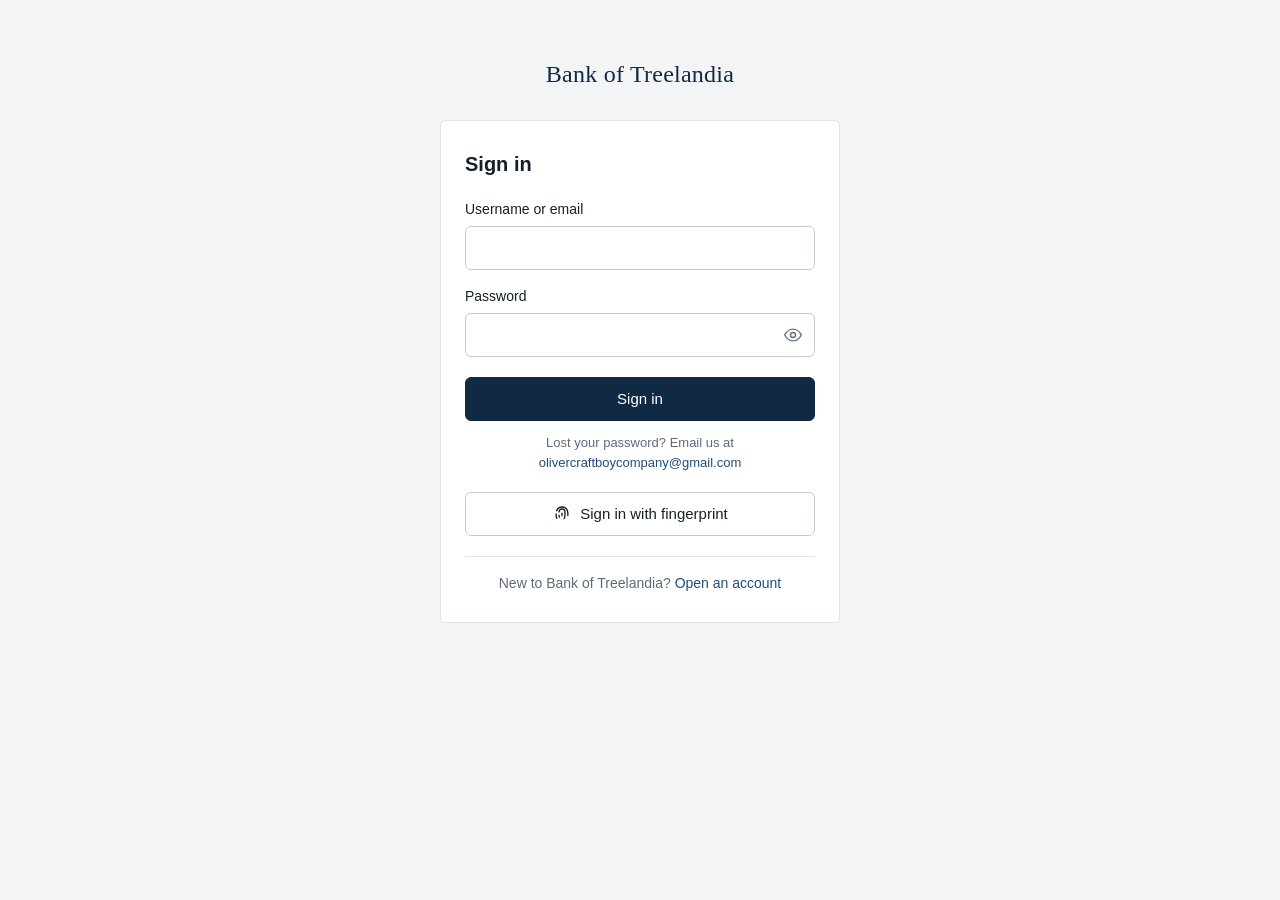
<file: index.html>
<!doctype html>
<html lang="en">
<head>
<meta charset="utf-8">
<meta name="viewport" content="width=device-width, initial-scale=1">
<meta name="theme-color" content="#102a43">
<meta http-equiv="Content-Security-Policy" content="default-src 'self'; connect-src https://bankoftreelandia.sites.tab.bot; img-src 'self' data:; style-src 'self'; script-src 'self'; base-uri 'none'; form-action 'none'">
<meta name="referrer" content="same-origin">
<title>Bank of Treelandia</title>
<link rel="manifest" href="manifest.webmanifest">
<link rel="icon" type="image/png" sizes="48x48" href="icons/icon-48.png">
<link rel="icon" type="image/png" sizes="192x192" href="icons/icon-192.png">
<link rel="apple-touch-icon" href="icons/apple-touch-icon.png">
<link rel="stylesheet" href="app.css?v=4">
<script src="app.js?v=4" defer></script>
</head>
<body class="public">
<div id="app"></div>
</body>
</html>
</file>
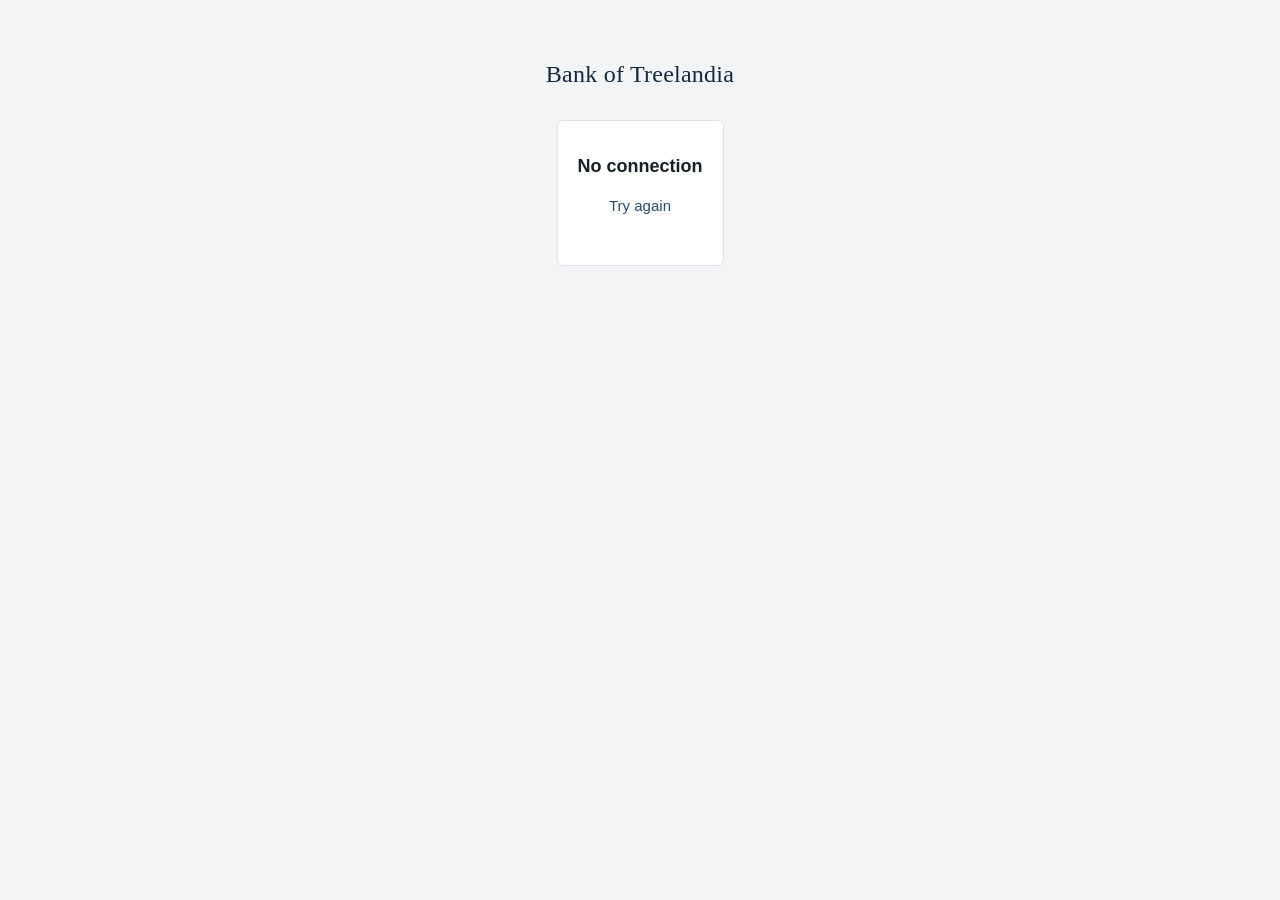
<file: offline.html>
<!doctype html>
<html lang="en">
<head>
<meta charset="utf-8">
<meta name="viewport" content="width=device-width, initial-scale=1">
<meta name="theme-color" content="#102a43">
<title>Offline - Bank of Treelandia</title>
<link rel="icon" type="image/png" sizes="192x192" href="icons/icon-192.png">
<link rel="stylesheet" href="app.css">
</head>
<body class="public">
<main class="public-main">
  <span class="wordmark wordmark-dark">Bank of Treelandia</span>
  <section class="panel empty-state"><h1>No connection</h1><p><a href="./">Try again</a></p></section>
</main>
</body>
</html>
</file>
<file: app.css>
:root {
  --navy: #102a43;
  --navy-dark: #0b1f33;
  --accent: #1f4e79;
  --ink: #17202a;
  --muted: #5f6b7a;
  --line: #dfe3e8;
  --line-strong: #c5ccd5;
  --bg: #f3f4f6;
  --surface: #ffffff;
  --green: #17663a;
  --red: #a4262c;
  --amber: #8a5a00;
  --radius: 6px;
  --font: -apple-system, BlinkMacSystemFont, "Segoe UI", Roboto, "Helvetica Neue", Arial, sans-serif;
  --mono: ui-monospace, SFMono-Regular, Menlo, Consolas, monospace;
}

*,
*::before,
*::after {
  box-sizing: border-box;
}

html {
  -webkit-text-size-adjust: 100%;
}

body {
  margin: 0;
  font: 15px/1.5 var(--font);
  color: var(--ink);
  background: var(--bg);
}

a {
  color: var(--accent);
  text-decoration: none;
}

a:hover {
  text-decoration: underline;
}

h1,
h2 {
  margin: 0;
  font-weight: 600;
}

.visually-hidden {
  position: absolute;
  width: 1px;
  height: 1px;
  overflow: hidden;
  clip: rect(0 0 0 0);
  white-space: nowrap;
}

.icon {
  flex: none;
}

.mono {
  font-family: var(--mono);
  font-size: 0.92em;
}

.muted {
  color: var(--muted);
}

.wrap {
  width: 100%;
  max-width: 760px;
  margin: 0 auto;
  padding: 0 16px;
}

.wrap-wide {
  max-width: 1180px;
}

/* Header */

.topbar {
  background: var(--navy);
  color: #fff;
}

.topbar-inner {
  display: flex;
  align-items: center;
  gap: 24px;
  height: 56px;
}

.wordmark {
  font-family: Georgia, "Times New Roman", serif;
  font-size: 19px;
  letter-spacing: 0.01em;
  color: #fff;
  white-space: nowrap;
}

.wordmark:hover {
  text-decoration: none;
}

.wordmark-dark {
  color: var(--navy);
}

.topnav {
  display: flex;
  gap: 4px;
  margin-left: auto;
}

.topnav-link {
  display: flex;
  align-items: center;
  gap: 6px;
  padding: 7px 10px;
  border-radius: var(--radius);
  color: #c9d6e3;
  font-size: 14px;
}

.topnav-link .icon {
  width: 17px;
  height: 17px;
}

.topnav-link:hover,
.topnav-link.is-active {
  color: #fff;
  background: rgba(255, 255, 255, 0.08);
  text-decoration: none;
}

.topbar-settings {
  display: none;
  margin-left: auto;
  padding: 8px;
  color: #c9d6e3;
}

.topbar-settings.is-active {
  color: #fff;
}

.badge {
  min-width: 18px;
  height: 18px;
  padding: 0 5px;
  border-radius: 9px;
  background: #fff;
  color: var(--navy);
  font-size: 11px;
  font-weight: 600;
  line-height: 18px;
  text-align: center;
}

.main {
  padding-top: 24px;
  padding-bottom: 48px;
}

.page-title {
  margin-bottom: 16px;
  font-size: 22px;
}

.back {
  display: inline-block;
  margin-bottom: 12px;
  font-size: 14px;
}

.back::before {
  content: "\2039";
  margin-right: 6px;
}

/* Panels and lists */

.panel {
  margin-bottom: 16px;
  background: var(--surface);
  border: 1px solid var(--line);
  border-radius: var(--radius);
}

.panel-form {
  padding: 20px;
}

.panel-form .panel-head {
  margin: -4px 0 16px;
  padding: 0;
  border: 0;
}

.panel-head {
  display: flex;
  align-items: baseline;
  justify-content: space-between;
  gap: 12px;
  padding: 14px 16px;
  border-bottom: 1px solid var(--line);
}

.panel-head h2 {
  font-size: 15px;
}

.panel-head a {
  font-size: 14px;
}

.panel > .search {
  padding: 16px;
}

.list {
  margin: 0;
  padding: 0;
  list-style: none;
}

.list > li + li {
  border-top: 1px solid var(--line);
}

.row {
  display: flex;
  align-items: center;
  justify-content: space-between;
  gap: 12px;
  padding: 12px 16px;
  color: inherit;
}

a.row:hover {
  background: #f8f9fa;
  text-decoration: none;
}

.row-main,
.row-end {
  display: flex;
  flex-direction: column;
  min-width: 0;
}

.row-end {
  align-items: flex-end;
  flex: none;
  text-align: right;
}

.row-title {
  font-weight: 500;
  overflow: hidden;
  text-overflow: ellipsis;
  white-space: nowrap;
}

.row-sub {
  color: var(--muted);
  font-size: 13px;
  overflow: hidden;
  text-overflow: ellipsis;
  white-space: nowrap;
}

.row-chevron {
  color: var(--line-strong);
  display: flex;
}

.row-actions {
  display: flex;
  gap: 6px;
  margin-top: 6px;
}

.amount {
  font-weight: 600;
  font-variant-numeric: tabular-nums;
}

.amount-in {
  color: var(--green);
}

.empty {
  margin: 0;
  padding: 20px 16px;
  color: var(--muted);
}

.empty-state {
  padding: 32px 20px;
  text-align: center;
}

.empty-state h1 {
  font-size: 18px;
  margin-bottom: 8px;
}

.pager {
  display: flex;
  justify-content: space-between;
  padding: 12px 16px;
  border-top: 1px solid var(--line);
  font-size: 14px;
}

/* Balance */

.balance-card {
  display: flex;
  flex-direction: column;
  margin-bottom: 16px;
  padding: 22px 20px 20px;
  border-radius: var(--radius);
  background: var(--navy);
  color: #fff;
}

.balance-label {
  font-size: 13px;
  color: #9fb3c8;
}

.balance-amount {
  margin-top: 2px;
  font-size: 34px;
  font-weight: 600;
  letter-spacing: -0.01em;
  font-variant-numeric: tabular-nums;
}

.balance-owner {
  font-size: 14px;
  color: #c9d6e3;
}

.balance-actions {
  display: grid;
  grid-template-columns: 1fr 1fr;
  gap: 10px;
  margin-top: 20px;
}

/* Details */

.details {
  margin: 0;
  padding: 4px 16px;
}

.details > div {
  display: flex;
  justify-content: space-between;
  gap: 16px;
  padding: 10px 0;
}

.details > div + div {
  border-top: 1px solid var(--line);
}

.details dt {
  color: var(--muted);
}

.details dd {
  margin: 0;
  text-align: right;
  overflow-wrap: anywhere;
}

.details-review {
  padding: 0;
  margin-bottom: 20px;
}

.strong {
  font-weight: 600;
}

.receipt {
  display: flex;
  flex-direction: column;
  align-items: center;
  padding-top: 24px;
}

.receipt-label {
  color: var(--muted);
  font-size: 14px;
}

.receipt-amount {
  margin: 2px 0 6px;
  font-size: 30px;
  font-weight: 600;
  font-variant-numeric: tabular-nums;
}

.receipt .details {
  align-self: stretch;
  margin-top: 12px;
  border-top: 1px solid var(--line);
}

.profile {
  display: flex;
  flex-direction: column;
  align-items: center;
  padding: 28px 20px;
  text-align: center;
}

.profile h1 {
  margin-top: 12px;
  font-size: 20px;
}

.profile p {
  margin: 2px 0 0;
}

.avatar {
  display: grid;
  place-items: center;
  width: 56px;
  height: 56px;
  border-radius: 50%;
  background: #e6ebf1;
  color: var(--navy);
  font-size: 22px;
  font-weight: 600;
}

.profile-actions {
  display: grid;
  grid-template-columns: 1fr 1fr;
  gap: 10px;
  width: 100%;
  max-width: 320px;
  margin-top: 20px;
}

/* Status */

.status {
  display: inline-block;
  padding: 1px 8px;
  border-radius: 10px;
  font-size: 12px;
  font-weight: 500;
  vertical-align: middle;
  background: #eef1f4;
  color: var(--muted);
}

.status-active,
.status-paid {
  background: #e6f2ea;
  color: var(--green);
}

.status-frozen,
.status-pending {
  background: #fbf1dc;
  color: var(--amber);
}

.status-banned,
.status-declined {
  background: #f8e5e6;
  color: var(--red);
}

/* Forms */

.field {
  margin-bottom: 16px;
}

.field label {
  display: block;
  margin-bottom: 6px;
  font-size: 14px;
  font-weight: 500;
}

input[type="text"],
input[type="email"],
input[type="password"],
input[type="search"],
select {
  width: 100%;
  height: 44px;
  padding: 0 12px;
  border: 1px solid var(--line-strong);
  border-radius: var(--radius);
  background: #fff;
  color: var(--ink);
  font: inherit;
  font-size: 16px;
}

input:focus,
select:focus {
  outline: 2px solid var(--accent);
  outline-offset: -1px;
  border-color: var(--accent);
}

.has-error input {
  border-color: var(--red);
}

.field-error {
  margin: 6px 0 0;
  color: var(--red);
  font-size: 13px;
}

.input-prefix {
  display: flex;
  align-items: center;
  border: 1px solid var(--line-strong);
  border-radius: var(--radius);
  background: #fff;
}

.input-prefix span {
  padding-left: 12px;
  color: var(--muted);
}

.input-prefix input {
  border: 0;
  padding-left: 6px;
}

.input-prefix:focus-within {
  outline: 2px solid var(--accent);
  outline-offset: -1px;
  border-color: var(--accent);
}

.input-prefix input:focus {
  outline: none;
}

.has-error .input-prefix {
  border-color: var(--red);
}

.search {
  display: flex;
  gap: 8px;
  margin-bottom: 16px;
}

.search > input,
.search > .input-prefix {
  flex: 1;
  min-width: 0;
}

.panel > .search {
  margin: 0;
}

.filters select {
  width: auto;
}

.segmented {
  display: inline-flex;
  margin: 0 0 16px;
  padding: 0;
  border: 1px solid var(--line-strong);
  border-radius: var(--radius);
  overflow: hidden;
}

.segmented label {
  position: relative;
}

.segmented input {
  position: absolute;
  opacity: 0;
}

.segmented span {
  display: block;
  padding: 8px 18px;
  font-size: 14px;
  cursor: pointer;
}

.segmented label + label span {
  border-left: 1px solid var(--line-strong);
}

.segmented input:checked + span {
  background: var(--navy);
  color: #fff;
}

.segmented input:focus-visible + span {
  outline: 2px solid var(--accent);
  outline-offset: -2px;
}

/* Buttons */

.button {
  display: inline-flex;
  align-items: center;
  justify-content: center;
  gap: 8px;
  height: 44px;
  padding: 0 18px;
  border: 1px solid var(--line-strong);
  border-radius: var(--radius);
  background: #fff;
  color: var(--ink);
  font: inherit;
  font-weight: 500;
  cursor: pointer;
  white-space: nowrap;
}

.button:hover {
  background: #f6f7f9;
  text-decoration: none;
}

.button:focus-visible {
  outline: 2px solid var(--accent);
  outline-offset: 2px;
}

.button-primary {
  border-color: var(--navy);
  background: var(--navy);
  color: #fff;
}

.button-primary:hover {
  background: var(--navy-dark);
}

.button-danger {
  border-color: var(--red);
  color: var(--red);
}

.button-danger:hover {
  background: #fbeeee;
}

.button-light {
  border-color: #fff;
  background: #fff;
  color: var(--navy);
}

.button-light:hover {
  background: #e9eef3;
}

.button-outline-light {
  border-color: rgba(255, 255, 255, 0.45);
  background: transparent;
  color: #fff;
}

.button-outline-light:hover {
  background: rgba(255, 255, 255, 0.08);
}

.button-block {
  width: 100%;
}

.button-block + .button-block,
form + .button-block,
form + form .button-block {
  margin-top: 10px;
}

.button-small {
  height: 32px;
  padding: 0 12px;
  font-size: 13px;
}

.button-row {
  display: flex;
  flex-wrap: wrap;
  gap: 8px;
}

.link-button {
  padding: 0;
  border: 0;
  background: none;
  color: inherit;
  font: inherit;
  cursor: pointer;
}

.signout {
  margin-top: 8px;
}

/* Alerts */

.alert {
  margin-bottom: 16px;
  padding: 12px 14px;
  border: 1px solid;
  border-radius: var(--radius);
  font-size: 14px;
}

.alert-error {
  border-color: #efc7c9;
  background: #fcf1f1;
  color: var(--red);
}

.alert-success {
  border-color: #c4dfcd;
  background: #eff7f2;
  color: var(--green);
}

/* Public pages */

.public-main {
  display: flex;
  flex-direction: column;
  align-items: center;
  min-height: 100vh;
  padding: 56px 16px 40px;
}

.public-main .wordmark {
  font-size: 24px;
  margin-bottom: 28px;
}

.auth-card {
  width: 100%;
  max-width: 400px;
  padding: 28px 24px;
  background: var(--surface);
  border: 1px solid var(--line);
  border-radius: var(--radius);
}

.auth-card h1 {
  margin-bottom: 20px;
  font-size: 20px;
}

.auth-card .button {
  margin-top: 4px;
}

.auth-help {
  margin: 12px 0 16px;
  color: var(--muted);
  font-size: 13px;
  text-align: center;
  overflow-wrap: anywhere;
}

.auth-switch {
  margin: 20px 0 0;
  padding-top: 16px;
  border-top: 1px solid var(--line);
  color: var(--muted);
  font-size: 14px;
  text-align: center;
}

/* Bottom navigation */

.tabbar {
  display: none;
}

@media (max-width: 720px) {
  .topnav {
    display: none;
  }

  .topbar-inner {
    height: 52px;
  }

  .topbar-settings {
    display: flex;
  }

  .bank .main {
    padding-top: 16px;
    padding-bottom: calc(88px + env(safe-area-inset-bottom));
  }

  .tabbar {
    position: fixed;
    right: 0;
    bottom: 0;
    left: 0;
    z-index: 10;
    display: grid;
    grid-template-columns: repeat(7, 1fr);
    padding-bottom: env(safe-area-inset-bottom);
    background: #fff;
    border-top: 1px solid var(--line);
  }

  .tabbar-link {
    position: relative;
    display: flex;
    flex-direction: column;
    align-items: center;
    gap: 2px;
    padding: 8px 0 7px;
    color: var(--muted);
    font-size: 11px;
  }

  .tabbar-link:hover {
    text-decoration: none;
  }

  .tabbar-link.is-active {
    color: var(--navy);
    font-weight: 600;
  }

  .tabbar-link .badge {
    position: absolute;
    top: 3px;
    left: calc(50% + 6px);
    min-width: 16px;
    height: 16px;
    font-size: 10px;
    line-height: 16px;
    background: var(--red);
    color: #fff;
  }

  .page-title {
    font-size: 20px;
  }

  .panel-form {
    padding: 16px;
  }

  .public-main {
    padding-top: 40px;
  }
}

.main:empty {
  min-height: 50vh;
}

[hidden] {
  display: none !important;
}
.password-wrap {
  position: relative;
}

.password-wrap input {
  padding-right: 48px;
}

.reveal {
  position: absolute;
  top: 0;
  right: 0;
  display: flex;
  align-items: center;
  justify-content: center;
  width: 44px;
  height: 44px;
  padding: 0;
  border: 0;
  background: none;
  color: var(--muted);
  cursor: pointer;
}

.reveal:hover {
  color: var(--navy);
}

.reveal:focus-visible {
  outline: 2px solid var(--accent);
  outline-offset: -4px;
  border-radius: var(--radius);
}

.panel-head .badge {
  background: var(--bg);
  color: var(--muted);
  border: 1px solid var(--line);
}

.panel-head .badge-on {
  background: var(--navy);
  color: #fff;
  border-color: var(--navy);
}

.two-step-setup .qr-frame {
  display: flex;
  justify-content: center;
  padding: 20px 16px 8px;
}

.two-step-setup .qr {
  width: 200px;
  height: 200px;
  border: 1px solid var(--line);
  border-radius: var(--radius);
}

.secret {
  letter-spacing: 0.04em;
}

#two-step .details,
.two-step-setup .details {
  margin-bottom: 16px;
  padding: 0;
}

.two-step-setup .qr-frame {
  padding-top: 0;
}

.backup-codes {
  display: grid;
  grid-template-columns: repeat(2, 1fr);
  gap: 8px;
  margin: 0 0 16px;
  padding: 0;
  list-style: none;
  font-size: 15px;
}

.backup-codes li {
  padding: 8px 10px;
  border: 1px solid var(--line);
  border-radius: var(--radius);
  text-align: center;
}

.status-loan-active {
  background: #e6f2ea;
  color: var(--green);
}

.status-loan-pending {
  background: #fbf1dc;
  color: var(--amber);
}

.status-loan-overdue,
.status-loan-denied {
  background: #f8e5e6;
  color: var(--red);
}

.text-red {
  color: var(--red);
}

.panel-overdue {
  border-color: var(--red);
}

tr.is-overdue td {
  color: var(--red);
}

.details-flush {
  margin: 0 0 16px;
  padding: 0;
}

.list-flush {
  margin: 0 -20px 16px;
  border-top: 1px solid var(--line);
  border-bottom: 1px solid var(--line);
}

.chart-wrap {
  padding: 12px 16px 16px;
}

.chart {
  display: block;
  width: 100%;
  height: auto;
}

.chart-grid line {
  stroke: var(--line);
  stroke-width: 1;
  vector-effect: non-scaling-stroke;
}

.chart-line {
  fill: none;
  stroke: var(--navy);
  stroke-width: 2;
  stroke-linejoin: round;
  stroke-linecap: round;
  vector-effect: non-scaling-stroke;
}

.chart-label {
  fill: var(--muted);
  font-size: 10px;
  font-family: var(--font);
}

.passkey-signin {
  margin-top: 12px;
}

@media (max-width: 720px) {
  .tabbar-link {
    font-size: 10px;
  }
}
</file>
